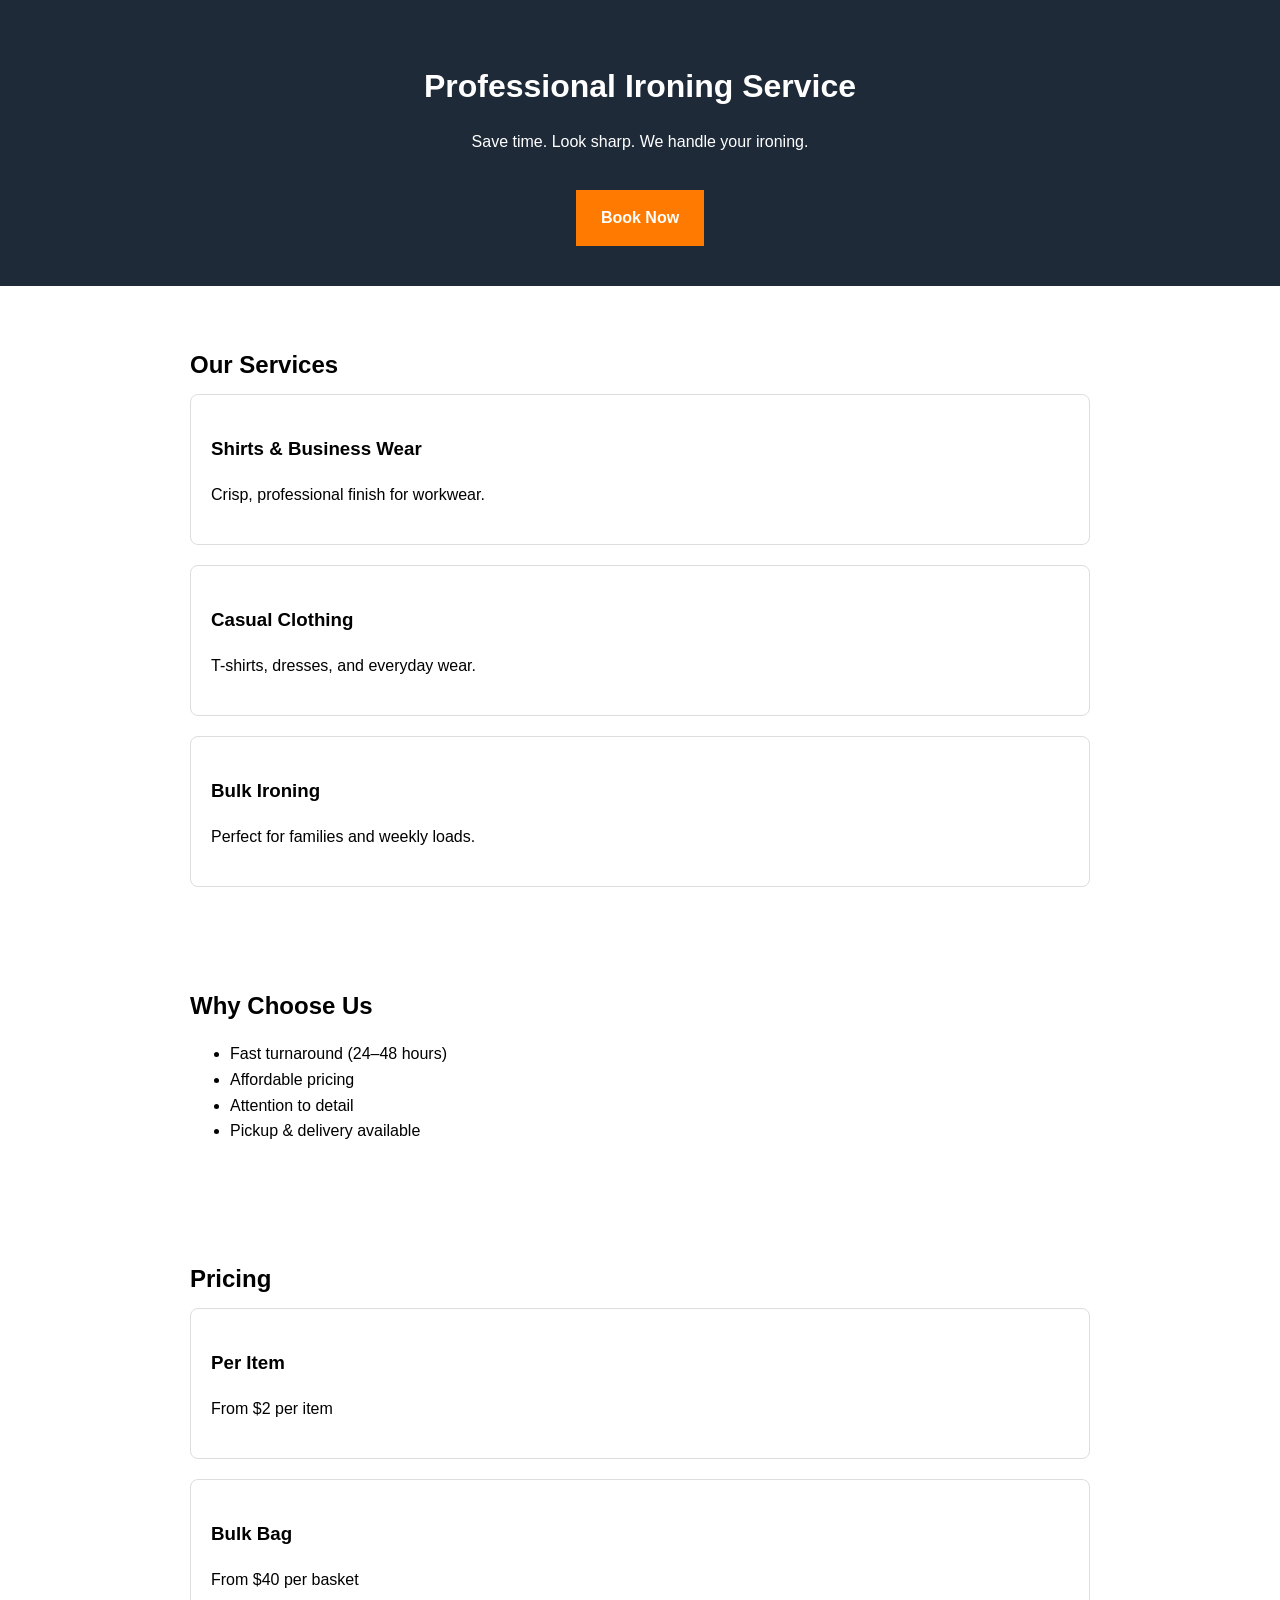
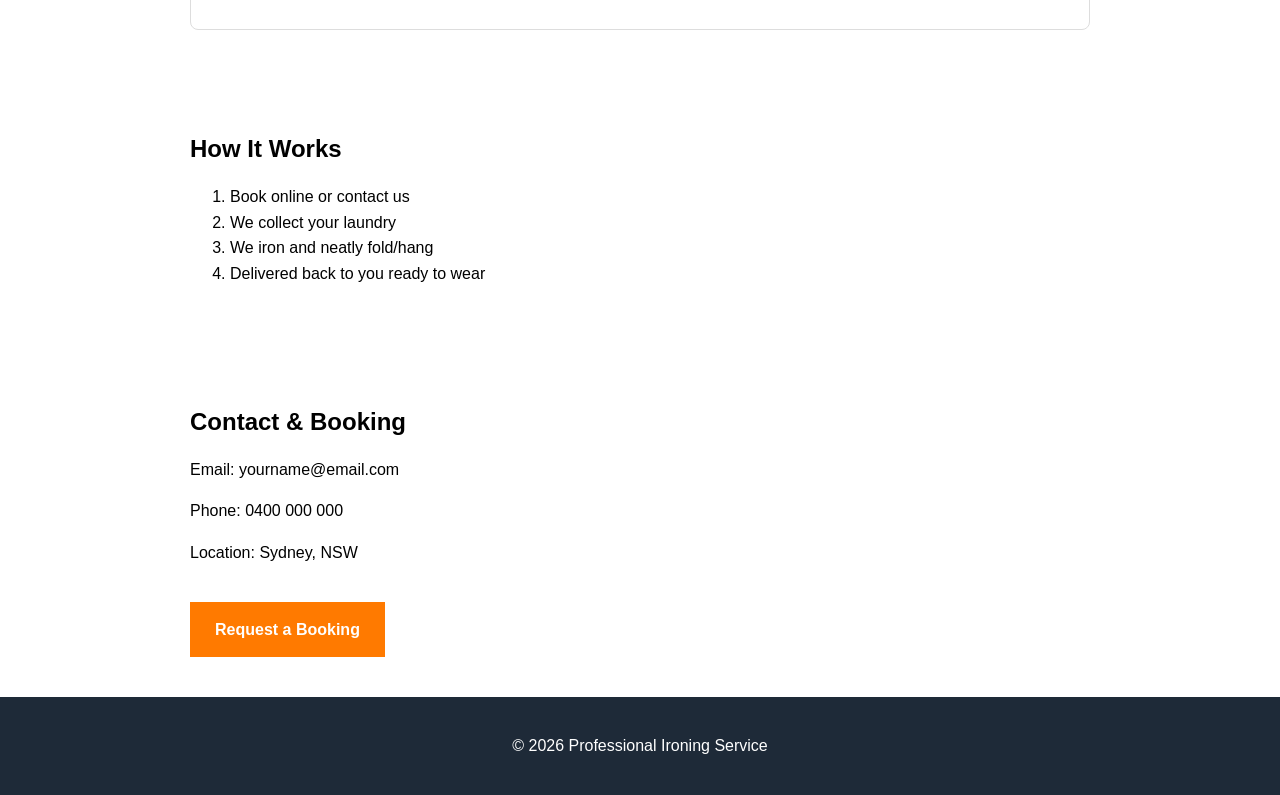
<file: index.html>
<!DOCTYPE html>
<html lang="en">
<head>
  <meta charset="UTF-8">
  <meta name="viewport" content="width=device-width, initial-scale=1.0">

  <title>Professional Ironing Service | Fast, Reliable & Affordable</title>
  <meta name="description" content="Affordable ironing service with fast turnaround. Shirts, uniforms, and bulk laundry handled with care. Book today.">

  <!-- SEO -->
  <meta name="keywords" content="ironing service, laundry ironing, shirt ironing, affordable ironing service">

  <!-- Open Graph -->
  <meta property="og:title" content="Professional Ironing Service">
  <meta property="og:description" content="Fast, reliable ironing service for busy professionals and families.">

  <style>
    body {
      font-family: Arial, sans-serif;
      margin: 0;
      line-height: 1.6;
    }
    header {
      background: #1e2a38;
      color: white;
      padding: 40px 20px;
      text-align: center;
    }
    section {
      padding: 40px 20px;
      max-width: 900px;
      margin: auto;
    }
    h1, h2 {
      margin-bottom: 10px;
    }
    .cta {
      background: #ff7a00;
      color: white;
      padding: 15px 25px;
      display: inline-block;
      margin-top: 20px;
      text-decoration: none;
      font-weight: bold;
    }
    .services, .pricing {
      display: grid;
      gap: 20px;
    }
    .card {
      border: 1px solid #ddd;
      padding: 20px;
      border-radius: 8px;
    }
    footer {
      background: #1e2a38;
      color: white;
      text-align: center;
      padding: 20px;
    }
  </style>
</head>

<body>

<header>
  <h1>Professional Ironing Service</h1>
  <p>Save time. Look sharp. We handle your ironing.</p>
  <a href="#contact" class="cta">Book Now</a>
</header>

<section>
  <h2>Our Services</h2>
  <div class="services">
    <div class="card">
      <h3>Shirts & Business Wear</h3>
      <p>Crisp, professional finish for workwear.</p>
    </div>
    <div class="card">
      <h3>Casual Clothing</h3>
      <p>T-shirts, dresses, and everyday wear.</p>
    </div>
    <div class="card">
      <h3>Bulk Ironing</h3>
      <p>Perfect for families and weekly loads.</p>
    </div>
  </div>
</section>

<section>
  <h2>Why Choose Us</h2>
  <ul>
    <li>Fast turnaround (24–48 hours)</li>
    <li>Affordable pricing</li>
    <li>Attention to detail</li>
    <li>Pickup & delivery available</li>
  </ul>
</section>

<section>
  <h2>Pricing</h2>
  <div class="pricing">
    <div class="card">
      <h3>Per Item</h3>
      <p>From $2 per item</p>
    </div>
    <div class="card">
      <h3>Bulk Bag</h3>
      <p>From $40 per basket</p>
    </div>
  </div>
</section>

<section>
  <h2>How It Works</h2>
  <ol>
    <li>Book online or contact us</li>
    <li>We collect your laundry</li>
    <li>We iron and neatly fold/hang</li>
    <li>Delivered back to you ready to wear</li>
  </ol>
</section>

<section id="contact">
  <h2>Contact & Booking</h2>
  <p>Email: yourname@email.com</p>
  <p>Phone: 0400 000 000</p>
  <p>Location: Sydney, NSW</p>
  <a href="mailto:yourname@email.com" class="cta">Request a Booking</a>
</section>

<footer>
  <p>© 2026 Professional Ironing Service</p>
</footer>

</body>
</html>
</file>
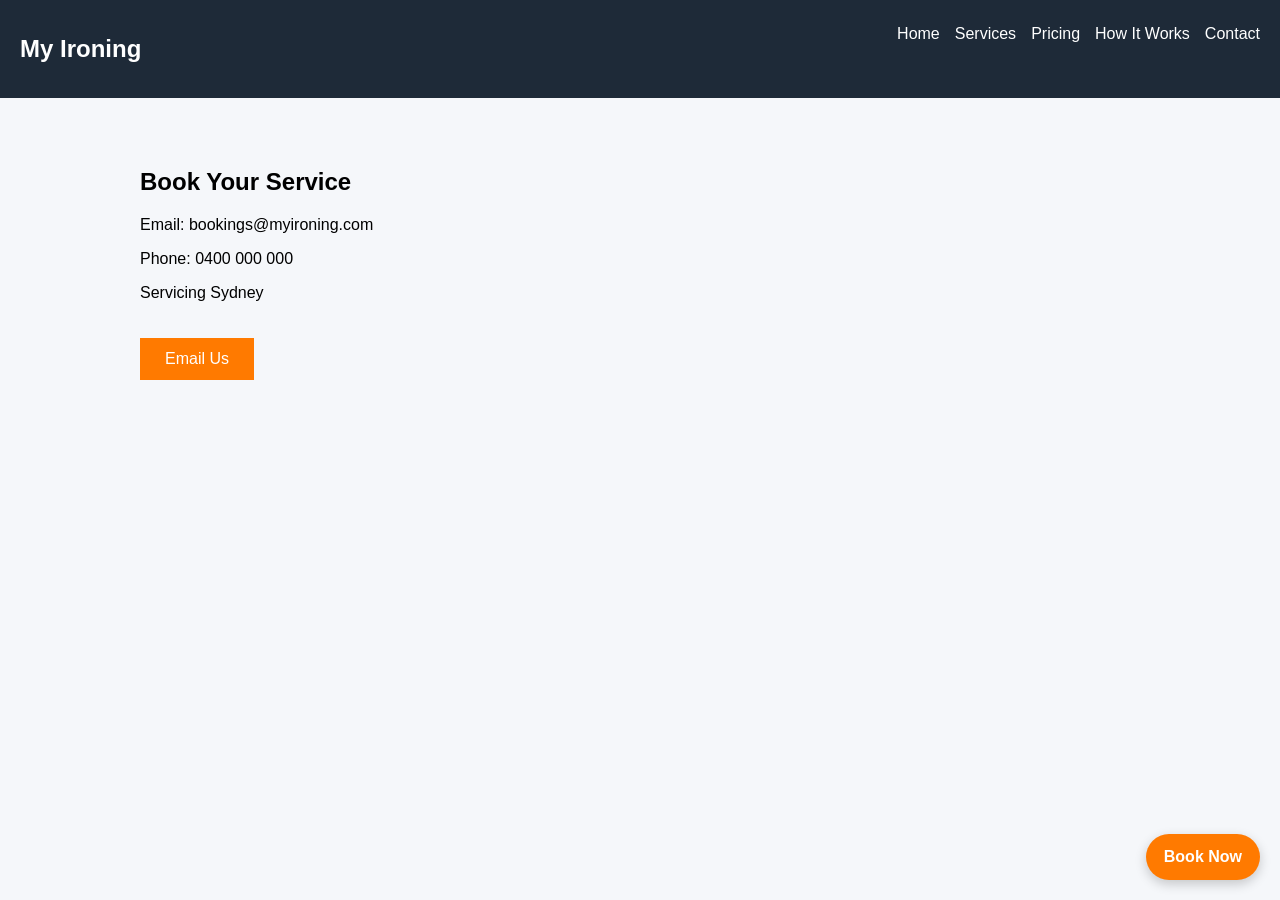
<file: contact.html>
<!DOCTYPE html>
<html>
<head>
<meta charset="UTF-8">
<meta name="viewport" content="width=device-width, initial-scale=1.0"> 
<title>Contact | My Ironing</title>
<link rel="stylesheet" href="style.css">
</head>
  
<script>
function toggleMenu() {
  const nav = document.getElementById("nav-links");
  if (!nav) return;

  if (getComputedStyle(nav).display === "none") {
    nav.style.display = "flex";
  } else {
    nav.style.display = "none";
  }
}
</script>

<a href="contact.html" class="sticky-cta">Book Now</a>
  
<body>

<nav>
  <h2>My Ironing</h2>

  <div class="menu-toggle" onclick="toggleMenu()">
    ☰
  </div>

  <div id="nav-links">
    <a href="index.html">Home</a>
    <a href="services.html">Services</a>
    <a href="pricing.html">Pricing</a>
    <a href="how-it-works.html">How It Works</a>
    <a href="contact.html">Contact</a>
  </div>
</nav>

<section>
  <h1>Book Your Service</h1>

  <p>Email: bookings@myironing.com</p>
  <p>Phone: 0400 000 000</p>
  <p>Servicing Sydney</p>

  <a href="mailto:bookings@myironing.com" class="cta">Email Us</a>

</section>

</body>
</html>
</file>
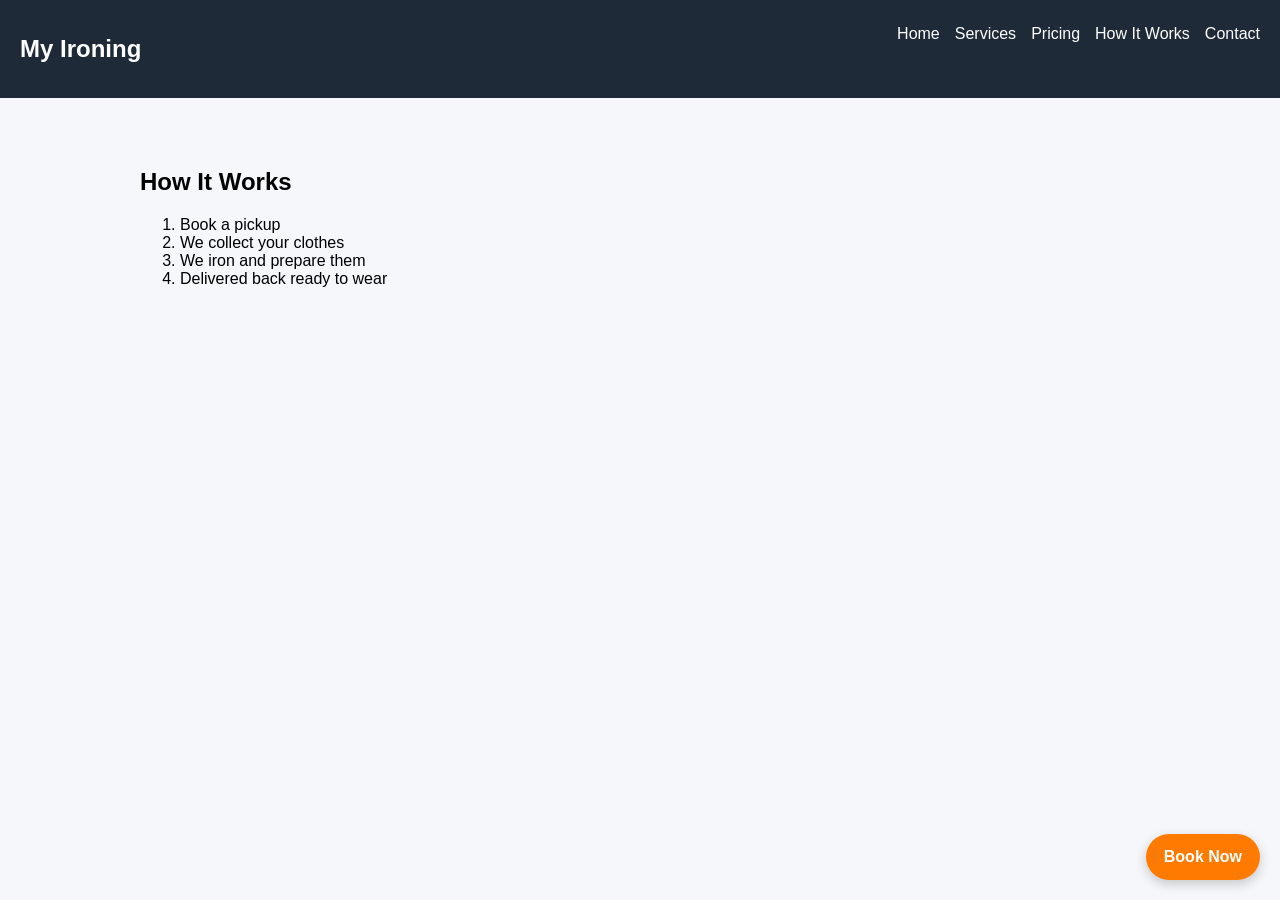
<file: how-it-works.html>
<!DOCTYPE html>
<html>
<head>
<meta charset="UTF-8">
<meta name="viewport" content="width=device-width, initial-scale=1.0">  
<title>How It Works | My Ironing</title>
<link rel="stylesheet" href="style.css">
</head>

<script>
function toggleMenu() {
  const nav = document.getElementById("nav-links");
  if (!nav) return;

  if (getComputedStyle(nav).display === "none") {
    nav.style.display = "flex";
  } else {
    nav.style.display = "none";
  }
}
</script> 

<a href="contact.html" class="sticky-cta">Book Now</a>
 
<body>

<nav>
  <h2>My Ironing</h2>

  <div class="menu-toggle" onclick="toggleMenu()">
    ☰
  </div>

  <div id="nav-links">
    <a href="index.html">Home</a>
    <a href="services.html">Services</a>
    <a href="pricing.html">Pricing</a>
    <a href="how-it-works.html">How It Works</a>
    <a href="contact.html">Contact</a>
  </div>
</nav>

<section>
  <h1>How It Works</h1>

  <ol>
    <li>Book a pickup</li>
    <li>We collect your clothes</li>
    <li>We iron and prepare them</li>
    <li>Delivered back ready to wear</li>
  </ol>

</section>

</body>
</html>
</file>
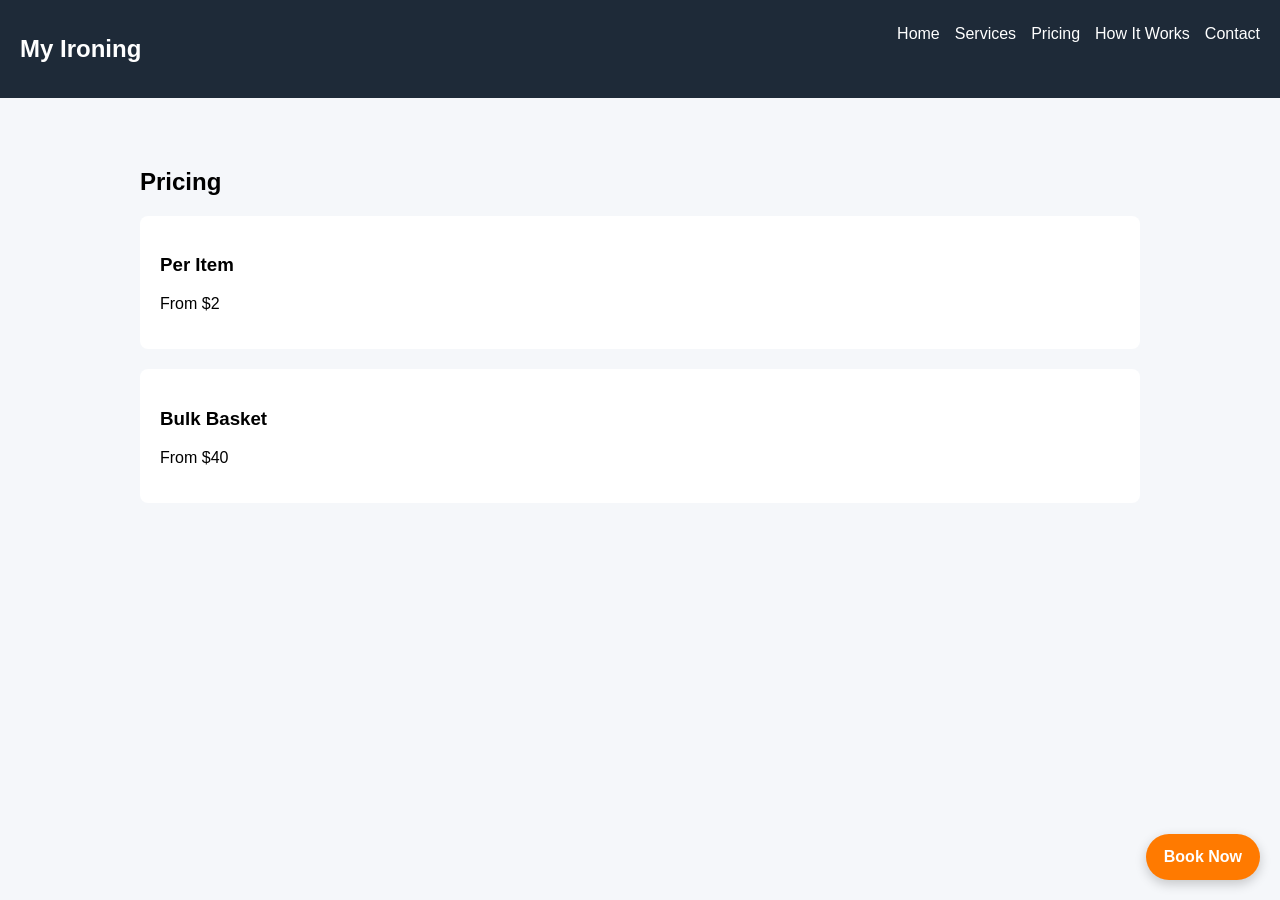
<file: pricing.html>
<!DOCTYPE html>
<html>
<head>
<meta charset="UTF-8">
<meta name="viewport" content="width=device-width, initial-scale=1.0"> 
<title>Pricing | My Ironing</title>
<link rel="stylesheet" href="style.css">
</head>

<script>
function toggleMenu() {
  const nav = document.getElementById("nav-links");
  if (!nav) return;

  if (getComputedStyle(nav).display === "none") {
    nav.style.display = "flex";
  } else {
    nav.style.display = "none";
  }
}
</script>

<a href="contact.html" class="sticky-cta">Book Now</a>
  
<body>

<nav>
  <h2>My Ironing</h2>

  <div class="menu-toggle" onclick="toggleMenu()">
    ☰
  </div>

  <div id="nav-links">
    <a href="index.html">Home</a>
    <a href="services.html">Services</a>
    <a href="pricing.html">Pricing</a>
    <a href="how-it-works.html">How It Works</a>
    <a href="contact.html">Contact</a>
  </div>
</nav>

<section>
  <h1>Pricing</h1>

  <div class="grid">
    <div class="card">
      <h3>Per Item</h3>
      <p>From $2</p>
    </div>

    <div class="card">
      <h3>Bulk Basket</h3>
      <p>From $40</p>
    </div>
  </div>

</section>

</body>
</html>
</file>
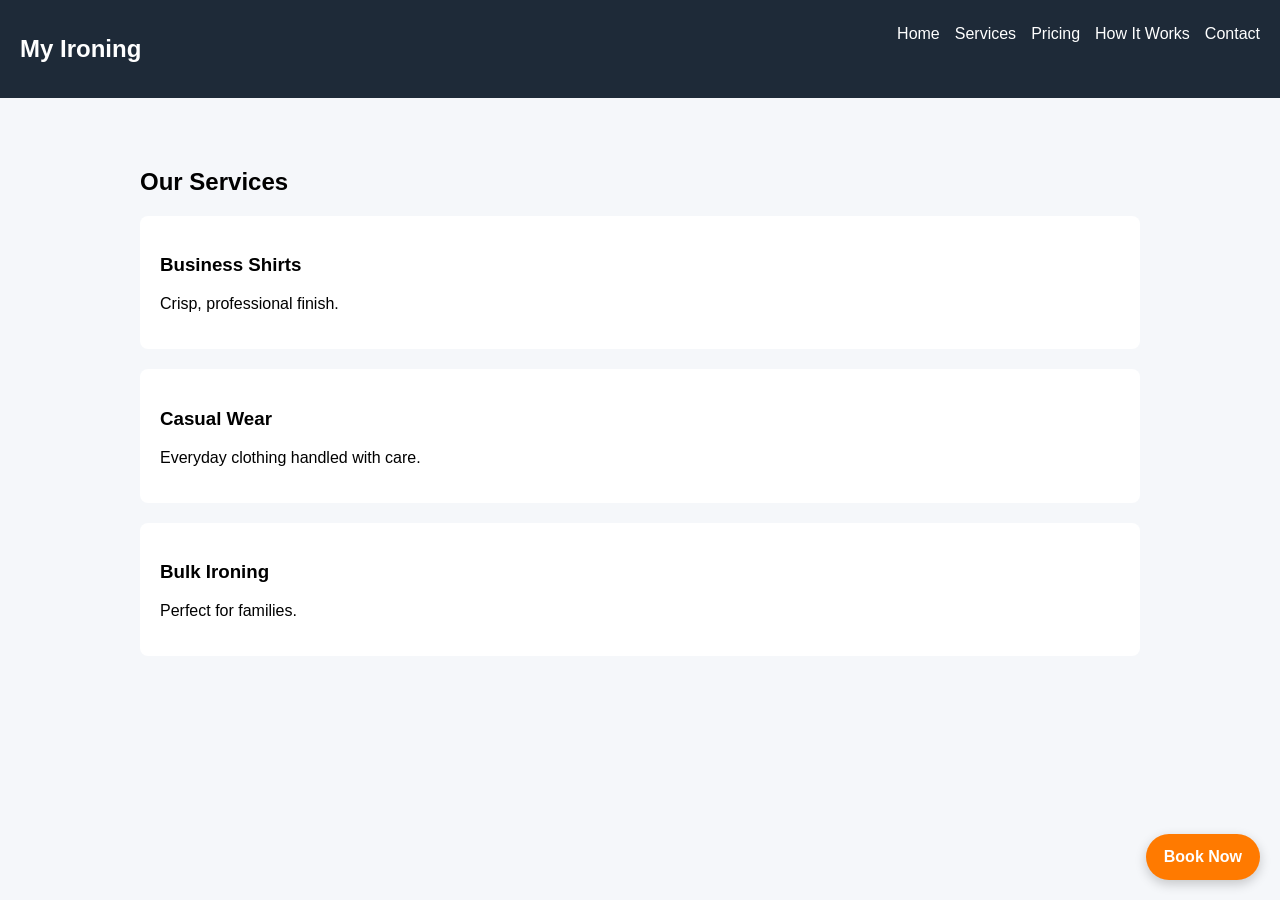
<file: services.html>
<!DOCTYPE html>
<html>
<head>
<meta charset="UTF-8">
<meta name="viewport" content="width=device-width, initial-scale=1.0">   
<title>Ironing Services Sydney | My Ironing</title>
<link rel="stylesheet" href="style.css">
</head>

<script>
function toggleMenu() {
  const nav = document.getElementById("nav-links");
  nav.style.display = nav.style.display === "flex" ? "none" : "flex";
}
</script>

<a href="contact.html" class="sticky-cta">Book Now</a>
  
<body>

<nav>
  <h2>My Ironing</h2>

  <div class="menu-toggle" onclick="toggleMenu()">
    ☰
  </div>

  <div id="nav-links">
    <a href="index.html">Home</a>
    <a href="services.html">Services</a>
    <a href="pricing.html">Pricing</a>
    <a href="how-it-works.html">How It Works</a>
    <a href="contact.html">Contact</a>
  </div>
</nav>

<section>
  <h1>Our Services</h1>

  <div class="grid">
    <div class="card">
      <h3>Business Shirts</h3>
      <p>Crisp, professional finish.</p>
    </div>

    <div class="card">
      <h3>Casual Wear</h3>
      <p>Everyday clothing handled with care.</p>
    </div>

    <div class="card">
      <h3>Bulk Ironing</h3>
      <p>Perfect for families.</p>
    </div>
  </div>

</section>

</body>
</html>
</file>
<file: style.css>
body {
  margin: 0;
  font-family: Arial;
  background: #f5f7fa;
}

nav {
  display: flex;
  justify-content: space-between;
  padding: 15px 20px;
  background: #1e2a38;
  color: white;
}

nav a {
  color: white;
  margin-left: 15px;
  text-decoration: none;
}

header {
  background: linear-gradient(135deg, #1e2a38, #2f4f6f);
  color: white;
  text-align: center;
  padding: 80px 20px;
}

section {
  padding: 50px 20px;
  max-width: 1000px;
  margin: auto;
}

.grid {
  display: grid;
  gap: 20px;
}

.card {
  background: white;
  padding: 20px;
  border-radius: 8px;
  transition: 0.3s;
}

.card:hover {
  transform: translateY(-5px);
}

.cta {
  background: #ff7a00;
  color: white;
  padding: 12px 25px;
  display: inline-block;
  margin-top: 20px;
  text-decoration: none;
}

.highlight {
  background: #ff7a00;
  color: white;
  text-align: center;
}

/* HAMBURGER MENU */
.menu-toggle {
  display: block;
  font-size: 22px;
  cursor: pointer;
}

#nav-links {
  display: none;
  width: 100%;
  flex-direction: column;
  margin-top: 10px;
}

#nav-links a {
  padding: 10px 0;
  border-top: 1px solid rgba(255,255,255,0.2);
}

/* DESKTOP NAV */
@media (min-width: 768px) {
  .menu-toggle {
    display: none;
  }

  #nav-links {
    display: flex !important;
    flex-direction: row;
    width: auto;
    margin-top: 0;
  }

  #nav-links a {
    border: none;
  }
}

.sticky-cta {
  position: fixed;
  bottom: 20px;
  right: 20px;
  background: #ff7a00;
  color: white;
  padding: 14px 18px;
  border-radius: 50px;
  text-decoration: none;
  font-weight: bold;
  box-shadow: 0 4px 12px rgba(0,0,0,0.2);
  z-index: 1000;
}

.fade-in {
  opacity: 0;
  transform: translateY(20px);
  transition: 0.6s ease;
}

.fade-in.show {
  opacity: 1;
  transform: translateY(0);
}
</file>
